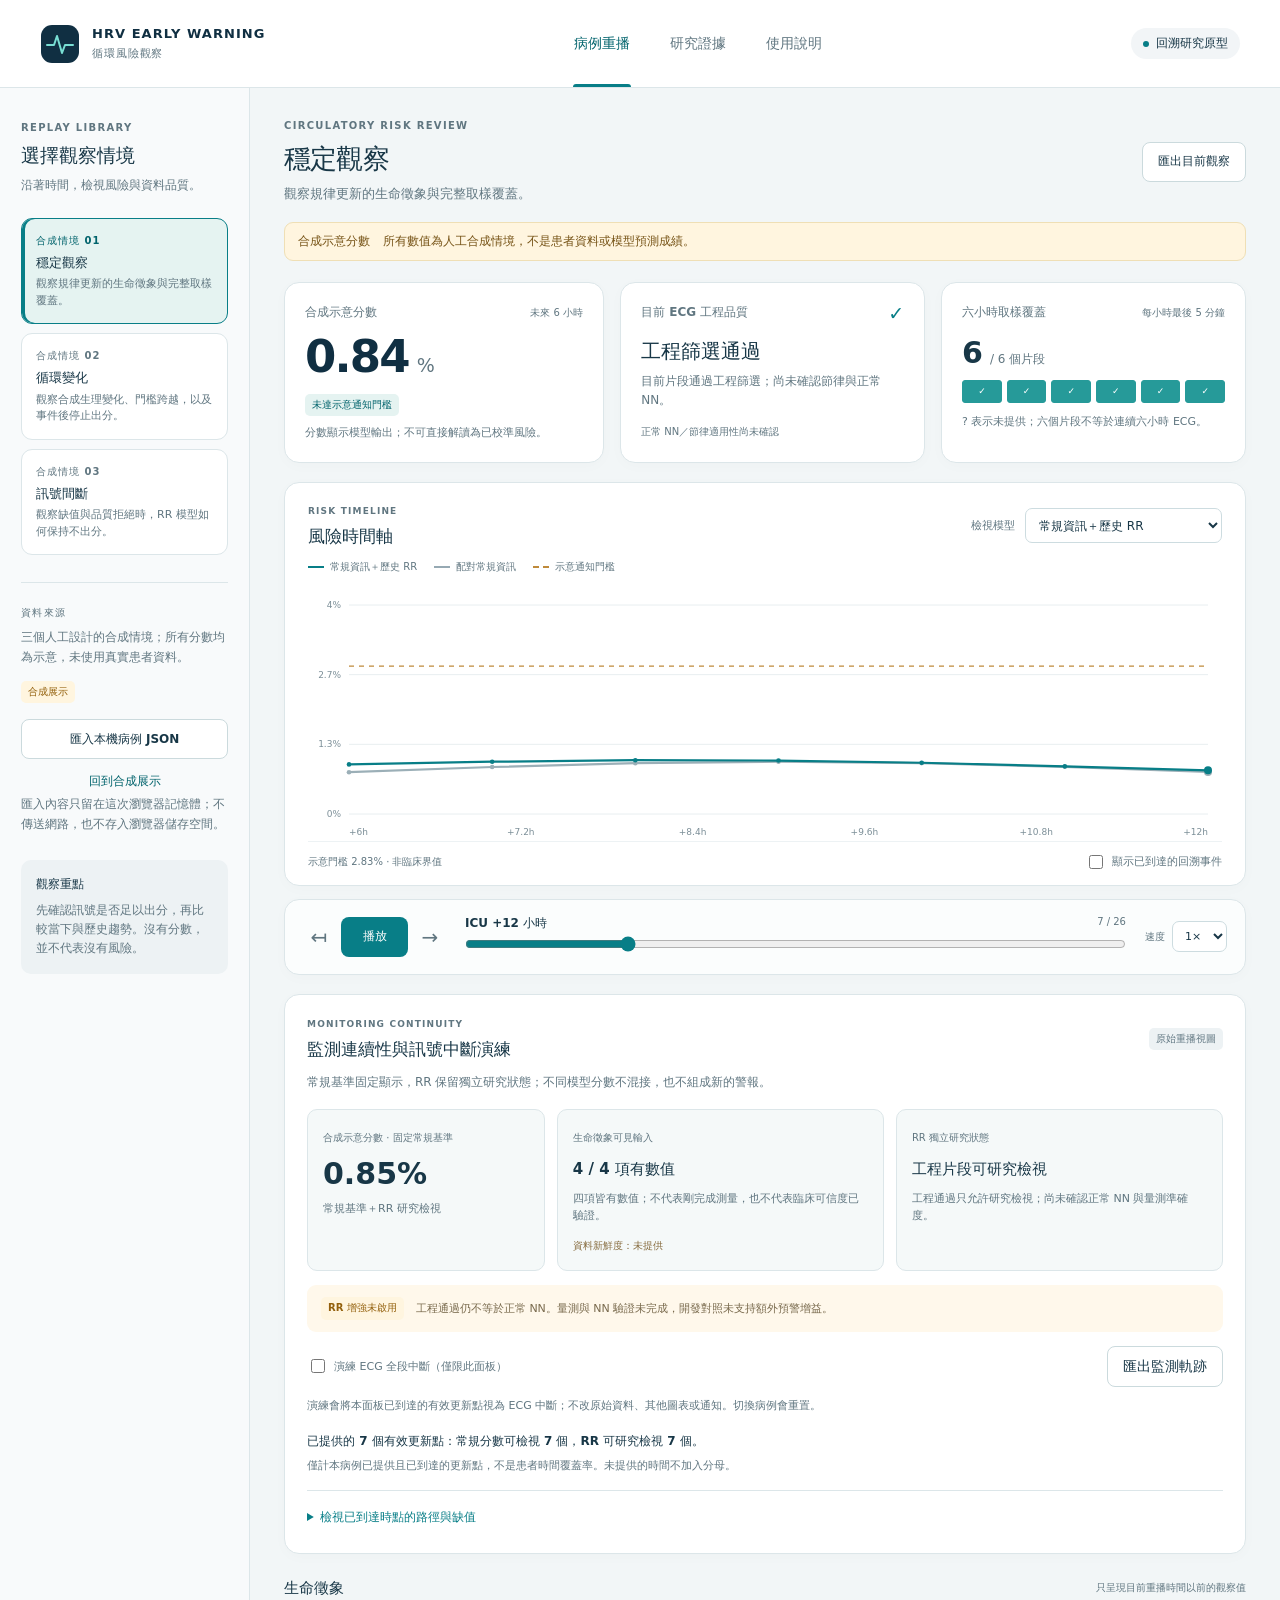
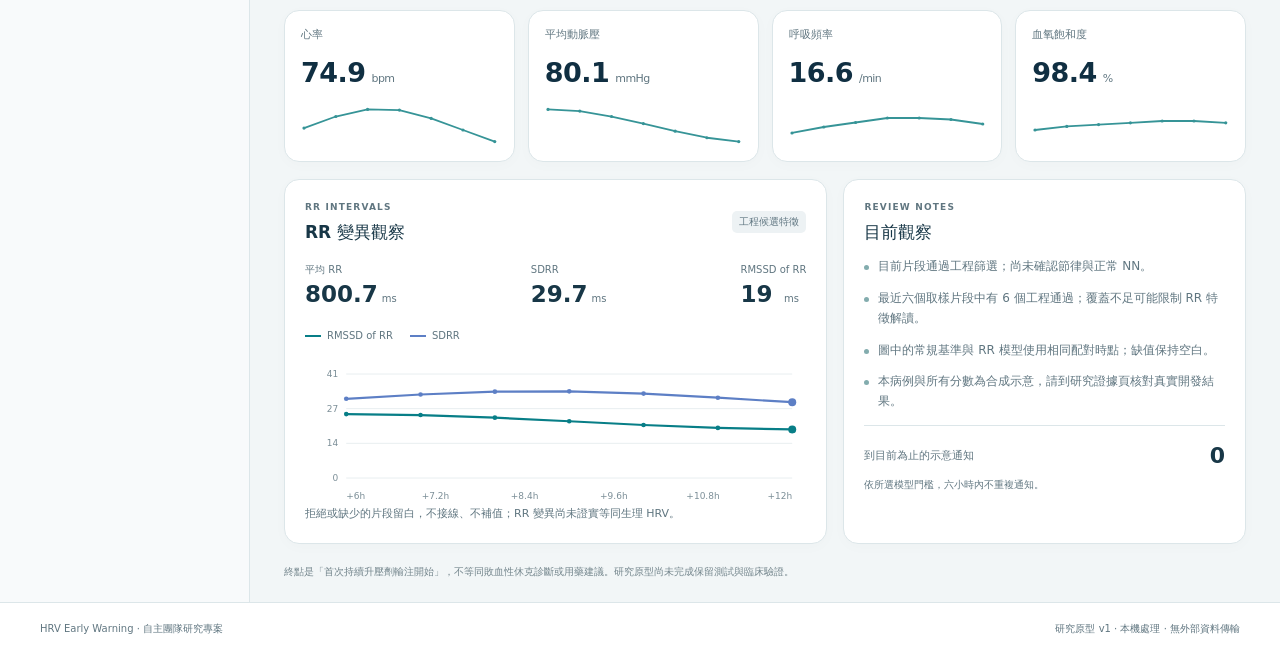
<file: web/index.html>
<!doctype html>
<html lang="zh-Hant">
<head>
  <meta charset="utf-8">
  <meta name="viewport" content="width=device-width, initial-scale=1">
  <meta name="description" content="循環風險與訊號品質的回溯研究原型：病例重播、資料覆蓋與完整研究證據。">
  <meta name="referrer" content="no-referrer">
  <meta http-equiv="Content-Security-Policy" content="default-src 'self'; script-src 'self'; style-src 'self'; img-src 'self' data:; connect-src 'none'; object-src 'none'; base-uri 'none'; form-action 'none'">
  <title>HRV Early Warning · 循環風險觀察</title>
  <link rel="stylesheet" href="styles.css">
  <script src="demo-data.js" defer></script>
  <script src="app.js" defer></script>
</head>
<body>
  <a class="skip-link" href="#main-content">跳至主要內容</a>
  <header class="app-header">
    <a class="brand" href="#replay" aria-label="HRV Early Warning 首頁">
      <svg class="brand-mark" viewBox="0 0 40 40" aria-hidden="true"><rect x="1" y="1" width="38" height="38" rx="11"></rect><path d="M7 21h7l3-9 5 17 3-8h8"></path></svg>
      <span><strong>HRV EARLY WARNING</strong><small>循環風險觀察</small></span>
    </a>
    <nav class="main-nav" aria-label="主要功能">
      <button type="button" class="nav-button active" data-view="replay" aria-current="page">病例重播</button>
      <button type="button" class="nav-button" data-view="evidence">研究證據</button>
      <button type="button" class="nav-button" data-view="guide">使用說明</button>
    </nav>
    <span class="research-label"><span class="status-dot"></span>回溯研究原型</span>
  </header>

  <main id="main-content">
    <div id="app-message" class="app-message" role="status" aria-live="polite" hidden></div>
    <section id="view-replay" class="view replay-layout" aria-label="病例重播">
      <aside class="sidebar">
        <div class="sidebar-heading"><span class="eyebrow">REPLAY LIBRARY</span><h1>選擇觀察情境</h1><p>沿著時間，檢視風險與資料品質。</p></div>
        <div id="case-list" class="case-list" aria-label="病例清單"></div>
        <div class="source-card">
          <span class="eyebrow">資料來源</span>
          <p id="source-description"></p>
          <span id="source-mode" class="pill amber">合成展示</span>
          <div class="source-actions">
            <label class="button secondary upload-button" for="import-file">匯入本機病例 JSON</label>
            <input id="import-file" class="visually-hidden" type="file" accept=".json,application/json">
            <button id="restore-demo" type="button" class="text-button">回到合成展示</button>
          </div>
          <p class="microcopy">匯入內容只留在這次瀏覽器記憶體；不傳送網路，也不存入瀏覽器儲存空間。</p>
          <p id="import-error" class="error-text" role="alert" hidden></p>
        </div>
        <div class="sidebar-note"><strong>觀察重點</strong><p>先確認訊號是否足以出分，再比較當下與歷史趨勢。沒有分數，並不代表沒有風險。</p></div>
      </aside>

      <div class="workspace">
        <div class="workspace-heading">
          <div><span class="eyebrow">CIRCULATORY RISK REVIEW</span><h2 id="case-title">循環風險觀察</h2><p id="case-description" class="subtitle"></p></div>
          <button id="export-summary" type="button" class="button secondary">匯出目前觀察</button>
        </div>
        <div id="mode-notice" class="mode-notice"><strong id="score-kind">合成示意分數</strong><span id="mode-explanation">這是介面情境展示，不是患者資料或模型預測成績。</span></div>

        <div class="overview-grid">
          <article class="card score-card">
            <div class="card-label"><span id="score-label">合成示意分數</span><span class="tiny-label">未來 6 小時</span></div>
            <div class="score-line"><strong id="risk-value">—</strong><span id="risk-unit">%</span></div>
            <div id="risk-state" class="pill teal">等待重播</div>
            <p id="risk-context" class="microcopy"></p>
          </article>
          <article class="card quality-card">
            <div class="card-label"><span>目前 ECG 工程品質</span><span id="quality-symbol" class="quality-symbol" aria-hidden="true">○</span></div>
            <h3 id="quality-title">—</h3><p id="quality-detail"></p>
            <span class="tiny-label">正常 NN／節律適用性尚未確認</span>
          </article>
          <article class="card history-card">
            <div class="card-label"><span>六小時取樣覆蓋</span><span class="tiny-label">每小時最後 5 分鐘</span></div>
            <div class="coverage-number"><strong id="coverage-count">—</strong><span>/ 6 個片段</span></div>
            <div id="coverage-blocks" class="coverage-blocks" aria-label="最近六個逐小時片段品質"></div>
            <p id="coverage-note" class="microcopy">六個片段不等於連續六小時 ECG。</p>
          </article>
        </div>

        <article class="card risk-chart-card">
          <div class="panel-header"><div><span class="eyebrow">RISK TIMELINE</span><h3>風險時間軸</h3></div><label class="model-select-label">檢視模型<select id="model-select"><option value="paired_history_rr">常規資訊＋歷史 RR</option><option value="paired_vitals">配對常規資訊</option><option value="paired_current_rr">常規資訊＋當下 RR</option><option value="paired_history_trend_rr">常規資訊＋歷史 RR＋斜率</option><option value="vitals_all">全風險集合常規基準</option></select></label></div>
          <div class="chart-legend"><span><i class="legend-line teal-line"></i><span id="selected-model-legend">所選模型</span></span><span id="baseline-legend"><i class="legend-line gray-line"></i>配對常規資訊</span><span><i class="legend-line threshold-line"></i><span id="threshold-label">示意通知門檻</span></span></div>
          <div id="risk-chart" class="chart-host" aria-label="風險分數時間軸"></div>
          <div class="chart-footer"><p id="threshold-note"></p><label class="checkbox-label"><input id="show-event" type="checkbox">顯示已到達的回溯事件</label></div>
          <div id="outcome-note" class="outcome-note" hidden></div>
        </article>

        <div class="replay-controls card">
          <div class="transport"><button id="rewind" class="icon-button" type="button" aria-label="回到重播起點" title="回到起點">↤</button><button id="play-pause" class="button primary" type="button" aria-pressed="false">播放</button><button id="step" class="icon-button" type="button" aria-label="前進一個資料時點" title="前進一步">→</button></div>
          <div class="timeline-control"><div class="time-labels"><span id="current-time">ICU +— 小時</span><span id="replay-position"></span></div><label class="visually-hidden" for="timeline">目前重播資料時點</label><input id="timeline" type="range" min="0" max="1" value="0" step="1"></div>
          <label class="speed-control">速度<select id="playback-speed"><option value="1600">1×</option><option value="800">2×</option><option value="400">4×</option></select></label>
        </div>

        <article class="card monitoring-card" aria-labelledby="monitor-title">
          <div class="panel-header"><div><span class="eyebrow">MONITORING CONTINUITY</span><h3 id="monitor-title">監測連續性與訊號中斷演練</h3></div><span id="monitor-view" class="pill neutral">原始重播視圖</span></div>
          <p class="monitor-intro">常規基準固定顯示，RR 保留獨立研究狀態；不同模型分數不混接，也不組成新的警報。</p>
          <div class="monitor-grid">
            <section class="monitor-box"><span id="monitor-score-kind" class="tiny-label">固定常規基準</span><strong id="monitor-baseline-score" class="monitor-number">—</strong><p id="monitor-path"></p></section>
            <section class="monitor-box"><span class="tiny-label">生命徵象可見輸入</span><strong id="monitor-input-count">—</strong><p id="monitor-input-detail"></p><span class="monitor-freshness">資料新鮮度：未提供</span></section>
            <section class="monitor-box"><span class="tiny-label">RR 獨立研究狀態</span><strong id="monitor-rr-state">—</strong><p id="monitor-rr-reason"></p></section>
          </div>
          <div class="monitor-gate"><span class="pill amber">RR 增強未啟用</span><p>工程通過仍不等於正常 NN。量測與 NN 驗證未完成，開發對照未支持額外預警增益。</p></div>
          <div class="monitor-actions"><label class="checkbox-label"><input id="simulate-ecg" type="checkbox">演練 ECG 全段中斷（僅限此面板）</label><button id="export-monitoring" type="button" class="button secondary">匯出監測軌跡</button></div>
          <p id="monitor-simulation-note" class="microcopy"></p>
          <p id="monitor-coverage" class="monitor-coverage"></p><p id="monitor-gap-note" class="microcopy"></p>
          <details class="monitor-details"><summary>檢視已到達時點的路徑與缺值</summary><p id="monitor-trace-note" class="microcopy"></p><div class="table-scroll"><table class="monitor-table"><caption class="visually-hidden">目前以前的監測路徑，只計已提供資料，不補時間缺口</caption><thead><tr><th scope="col">時點</th><th scope="col">常規基準路徑</th><th scope="col">RR 研究狀態</th><th scope="col">可見輸入</th></tr></thead><tbody id="monitor-trace-body"></tbody></table></div></details>
        </article>

        <div class="section-heading"><h3>生命徵象</h3><span>只呈現目前重播時間以前的觀察值</span></div>
        <div id="vital-grid" class="vital-grid"></div>
        <div class="lower-grid">
          <article class="card rr-card"><div class="panel-header"><div><span class="eyebrow">RR INTERVALS</span><h3>RR 變異觀察</h3></div><span class="pill neutral">工程候選特徵</span></div><div class="rr-values"><div><span>平均 RR</span><strong id="mean-rr">—</strong><small>ms</small></div><div><span>SDRR</span><strong id="sdrr">—</strong><small>ms</small></div><div><span>RMSSD of RR</span><strong id="rmssd">—</strong><small>ms</small></div></div><div class="chart-legend"><span><i class="legend-line teal-line"></i>RMSSD of RR</span><span><i class="legend-line blue-line"></i>SDRR</span></div><div id="rr-chart" class="chart-host small-chart"></div><p class="microcopy">拒絕或缺少的片段留白，不接線、不補值；RR 變異尚未證實等同生理 HRV。</p></article>
          <article class="card observations-card"><div class="panel-header"><div><span class="eyebrow">REVIEW NOTES</span><h3>目前觀察</h3></div></div><ul id="observation-list" class="observation-list"></ul><div class="notification-summary"><span id="notification-label">到目前為止的示意通知</span><strong id="notification-count">0</strong><small>依所選模型門檻，六小時內不重複通知。</small></div></article>
        </div>
        <p class="workspace-disclaimer">終點是「首次持續升壓劑輸注開始」，不等同敗血性休克診斷或用藥建議。研究原型尚未完成保留測試與臨床驗證。</p>
      </div>
    </section>

    <section id="view-evidence" class="view document-view" aria-labelledby="evidence-title" hidden>
      <div class="document-heading"><span class="eyebrow">EVIDENCE, NOT ASSUMPTIONS</span><h1 id="evidence-title">完整呈現研究結果</h1><p>以下來自真實 MIMIC-III 開發驗證，與合成病例展示分開呈現。</p></div>
      <div class="evidence-callout"><span class="pill amber">第一版結果</span><h2>尚無清楚證據支持歷史 RR 或趨勢增益</h2><p>加入當下 RR 的 AUPRC 反而下降。搏動定位仍有已知缺口；工程品質通過不代表正常 NN-HRV。保留測試模型評估尚未進行。</p></div>
      <div class="evidence-stat-grid"><article class="card"><strong>340,354</strong><span>已完成 ECG 片段</span></article><article class="card"><strong>142,489</strong><span>工程篩選通過 · 41.86%</span></article><article class="card"><strong>244 / 1,529</strong><span>至少一個可評分時點的事件</span></article><article class="card"><strong>11.62%</strong><span>配對驗證觀察時間覆蓋</span></article></div>
      <article class="card evidence-table-card"><div class="panel-header"><div><span class="eyebrow">PAIRED DEVELOPMENT VALIDATION · V1</span><h2>先前分析：相同時窗上的比較</h2><p>630 位患者 · 16,275 個非截尾時窗 · 41 個事件</p></div></div><div class="table-scroll"><table><caption class="visually-hidden">配對開發驗證模型結果與 AUPRC 差值區間</caption><thead><tr><th scope="col">模型</th><th scope="col">AUROC</th><th scope="col">AUPRC</th><th scope="col">ΔAUPRC [95% 區間]</th></tr></thead><tbody><tr><th scope="row">常規資訊</th><td>0.59772</td><td>0.02419</td><td>比較基準</td></tr><tr><th scope="row">＋當下 RR</th><td>0.60074</td><td>0.01969</td><td>−0.00449 [−0.01190, −0.00071]</td></tr><tr><th scope="row">＋歷史 RR</th><td>0.60297</td><td>0.02698</td><td>0.00279 [−0.00612, 0.02035]</td></tr><tr><th scope="row">＋歷史 RR 與斜率</th><td>0.59553</td><td>0.02084</td><td>−0.00335 [−0.01183, 0.00546]</td></tr></tbody></table></div><p class="microcopy table-note">差值為加入 RR 減常規模型；200 次共同患者 bootstrap、固定預測、不重訓，未校正三組多重比較。不同模型的實際誤報負擔不同。全族群生命徵象模型的評估族群不同，不直接相減比較。</p></article>
      <article id="controls-evidence" class="card evidence-table-card controls-evidence"><div class="panel-header"><div><span class="eyebrow">EXPLORATORY FOLLOW-UP</span><h2>控制平均速率後的結果</h2><p>同樣 630 位患者 · 16,275 個非截尾時窗 · 41 個事件</p></div></div><div class="table-scroll"><table><caption class="visually-hidden">五組相互包含的控制模型，完整呈現 AUPRC</caption><thead><tr><th scope="col">逐步增加的資訊</th><th scope="col">AUPRC</th></tr></thead><tbody><tr><th scope="row">常規資訊</th><td>0.02419</td></tr><tr><th scope="row">＋RR 可用性</th><td>0.02617</td></tr><tr><th scope="row">＋同源平均速率歷史</th><td>0.03046</td></tr><tr><th scope="row">＋RR 變異歷史</th><td>0.02757</td></tr><tr><th scope="row">＋RR 變異斜率</th><td>0.02729</td></tr></tbody></table></div><p class="controls-conclusion">主要比較：加入 RR 變異的 ΔAUPRC 為 <strong>−0.00289</strong>，95% 區間 [−0.01540, 0.01764]；仍無明確增益證據。</p><p class="microcopy">200 次共同患者 bootstrap、固定預測、不重訓，未校正多重比較，保留測試未評估。這是看過 v1 結果後的探索性對照；0.03046 不是已選定或獨立驗證的最佳模型，也未證明相同誤報負擔下的效益。此處結果未替換病例中的 v1 分數。</p><a href="https://github.com/zxc29051617/Biomedical-Innovation-2026_HRV-EarlyWarning/blob/main/docs/incremental_value_review.md" target="_blank" rel="noopener noreferrer">控制模型規格與完整結果 ↗</a></article>
      <div class="evidence-columns"><article class="card"><h3>可重跑的研究基礎</h3><ul class="plain-list"><li>患者隔離，訓練患者擬合補值與標準化。</li><li>保留完整逐小時風險集合與自然事件比例。</li><li>品質拒絕、截尾及未評分時間保留於報告。</li><li>五組模型、所有配對差值完整呈現。</li></ul></article><article class="card"><h3>下一個驗證關卡</h3><ul class="plain-list"><li>獨立標註 ECG 的搏動定位與 RR 誤差。</li><li>真實 ICU 品質規則的誤拒與漏拒。</li><li>正常心律與 NN 間期適用性。</li><li>相同 ECG 心率／歷史對照與固定誤報比較。</li></ul></article></div>
      <div class="document-links"><a href="https://github.com/zxc29051617/Biomedical-Innovation-2026_HRV-EarlyWarning/blob/main/docs/m2_signal_model_results.md" target="_blank" rel="noopener noreferrer">完整研究結果 ↗</a><a href="https://github.com/zxc29051617/Biomedical-Innovation-2026_HRV-EarlyWarning/blob/main/docs/protocol.md" target="_blank" rel="noopener noreferrer">研究規格與時間界線 ↗</a></div>
    </section>

    <section id="view-guide" class="view document-view" aria-labelledby="guide-title" hidden>
      <div class="document-heading"><span class="eyebrow">A REPLAY YOU CAN INSPECT</span><h1 id="guide-title">從一個時點開始觀察</h1><p>這個原型讓團隊檢視模型分數、生理趨勢與資料品質如何隨時間變化。</p></div>
      <div class="guide-steps"><article class="card"><span class="step-number">01</span><h2>選擇情境</h2><p>三個合成病例展示穩定、循環變化與訊號間斷。分數由情境產生，不是訓練模型的效能證據。</p></article><article class="card"><span class="step-number">02</span><h2>逐步重播</h2><p>使用播放、前進或滑桿切換時點。圖表不顯示未來資料，沒有觀察的時間保持空白。</p></article><article class="card"><span class="step-number">03</span><h2>先看品質</h2><p>RR 品質不合格時不顯示 RR 模型分數。工程通過仍需要另外確認心律與定位準確度。</p></article><article class="card"><span class="step-number">04</span><h2>核對證據</h2><p>在研究證據頁看完整開發結果、覆蓋率與不確定性；匯出摘要保留目前時點與來源標示。</p></article></div>
      <article class="card guide-import"><h2>使用自己的本地研究病例</h2><p>匯入符合 <code>hrv-replay-v1</code> 的 JSON。頁面只接受指定欄位與有限數值，並檢查時間排序、品質與分數是否一致；資料只在瀏覽器記憶體中使用。</p><p>真實研究模式顯示匯出程式提供的已儲存模型分數；此頁本身不訓練模型、不重新計算 ECG，也不會上傳你的檔案。關閉頁面後，匯入資料不會保留。</p><p>真實患者層級檔案應留在本機。分享研究成果時，使用彙總報告與合成展示。</p></article>
      <article class="card guide-import"><h2>演練訊號中斷並檢查決策軌跡</h2><p>監測連續性面板固定檢視全風險集合常規基準，分開列出 RR 工程狀態、四項生命徵象缺值與尚未通過的 RR 增強證據。它不融合模型、不重算風險，也不產生新警報。</p><p>合成情境可勾選 ECG 中斷演練，觀察 RR 暫停時常規基準仍保留。演練只影響此面板，既有曲線與通知不變；切換病例或載入新資料會重置，本機研究病例無法啟用。匯出的軌跡包含已到達時點與演練標記，真實病例匯出仍應留在本機。</p><p>可見生命徵象是提供的特徵值，不代表即時測量。這個檔案格式沒有測量時間或新鮮度資訊；有模型分數也可能依賴補值。更新點比例不能當成連續患者時間覆蓋率。</p></article>
      <article class="card"><h2>分數與通知的意思</h2><p>模型研究目標為未來六小時首次開始持續至少六十分鐘的指定升壓劑輸注。門檻採各模型訓練陰性分數第 99 百分位；越過門檻後六小時內不重複計數。這項規則尚未完成臨床工作負擔驗證，分數不能直接解讀為已校準的個人風險或診斷。</p><p>病例中的缺值保留空白。當下沒有可用分數不等於沒有風險，品質通過也不代表已排除 AF、pacing 或異位心搏。</p></article>
      <button type="button" class="button primary" data-view="replay">開始病例重播</button>
    </section>
  </main>
  <footer class="app-footer"><span>HRV Early Warning · 自主團隊研究專案</span><span>研究原型 v1 · 本機處理 · 無外部資料傳輸</span></footer>
  <noscript><div class="noscript">此重播介面需要啟用 JavaScript。研究結果仍可從專案文件閱讀。</div></noscript>
</body>
</html>
</file>
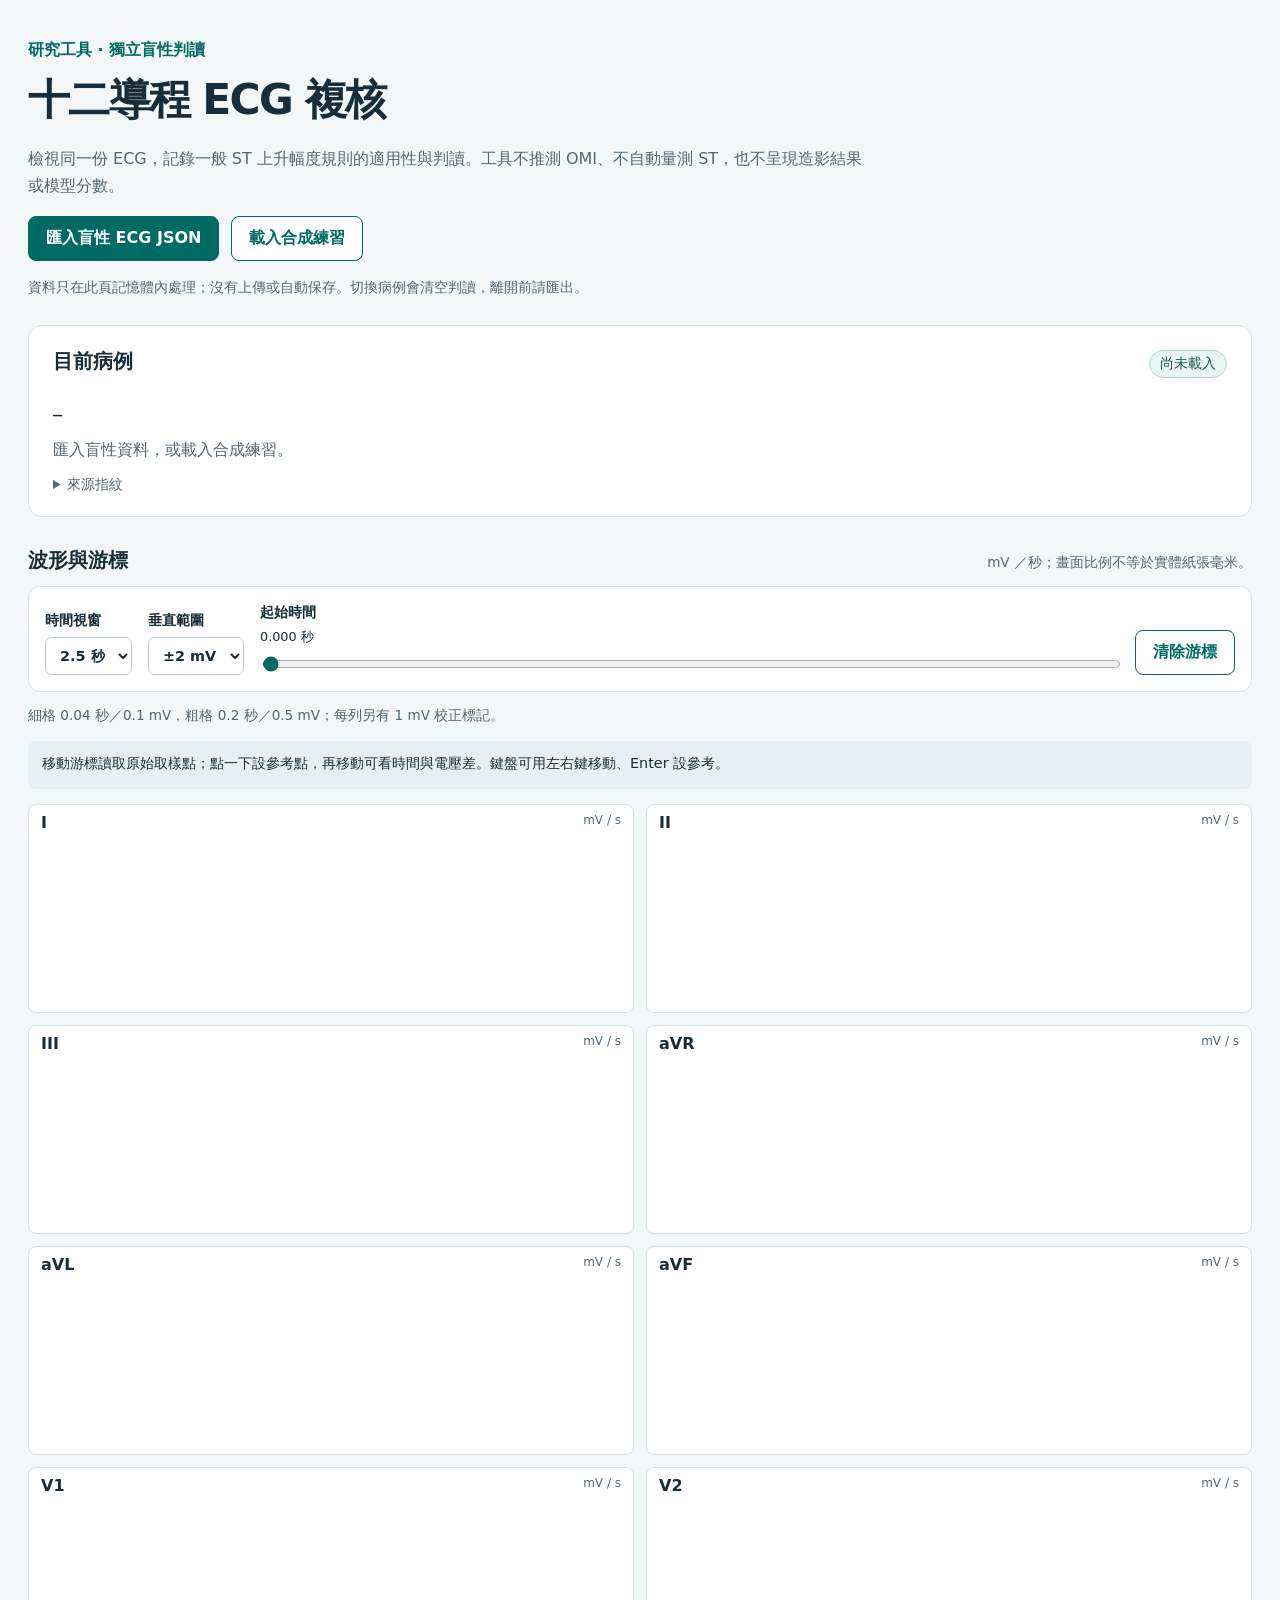
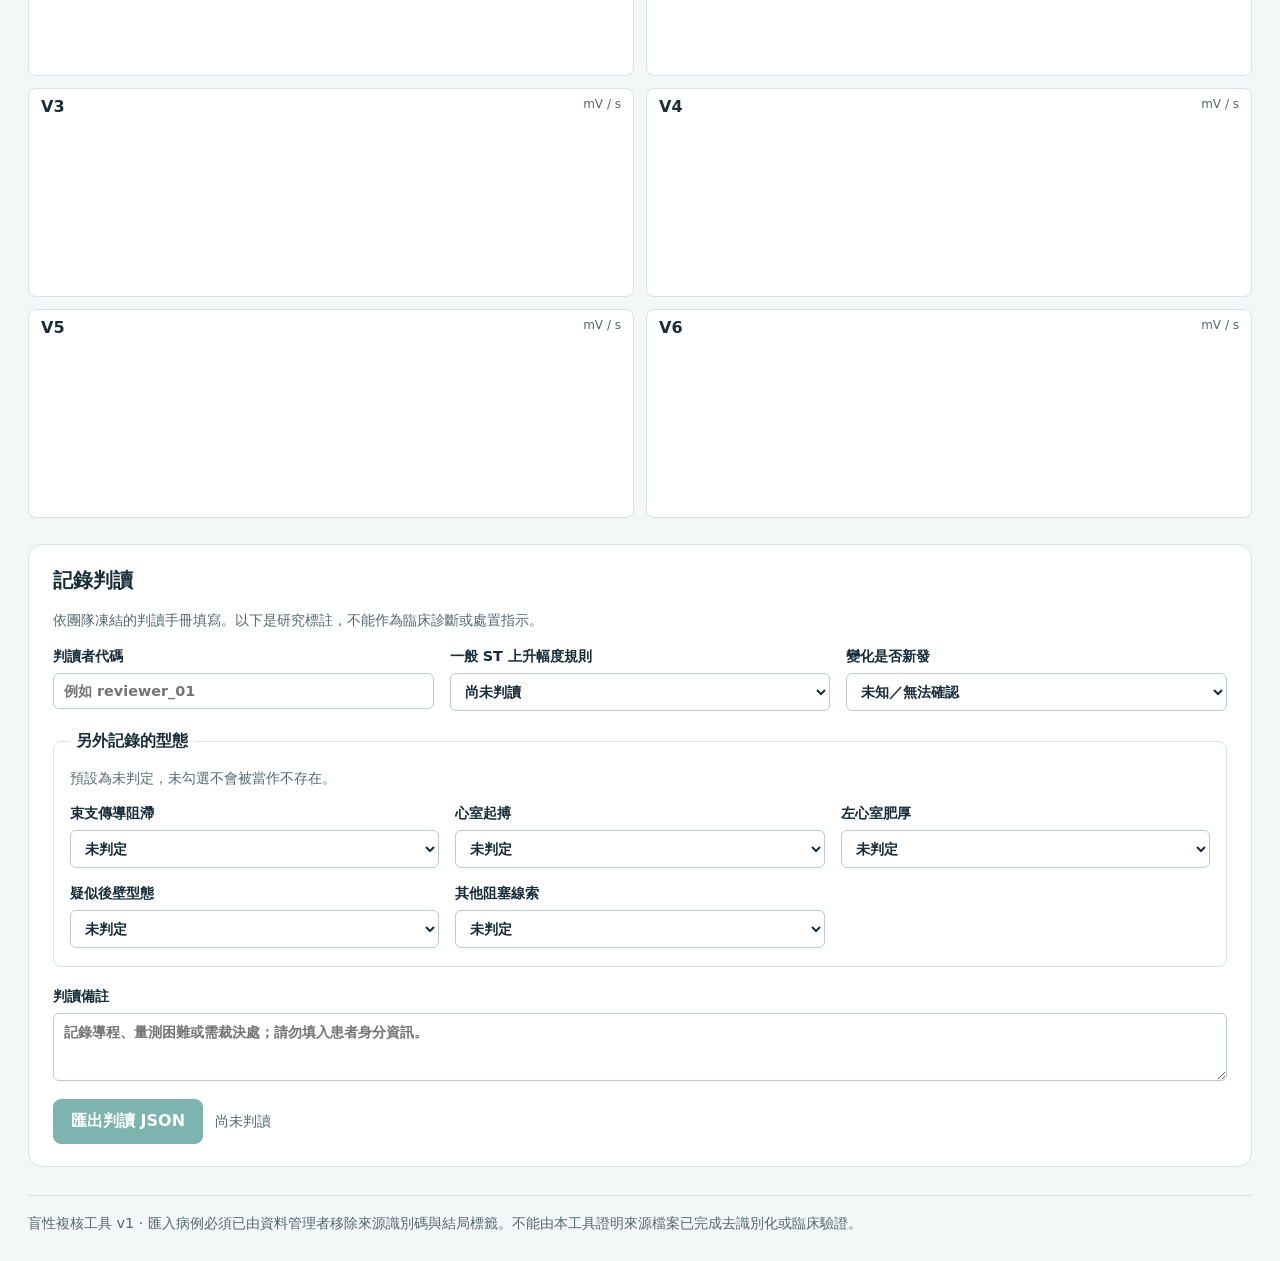
<file: web/cath-review/index.html>
<!doctype html>
<html lang="zh-Hant">
<head>
  <meta charset="utf-8">
  <meta name="viewport" content="width=device-width,initial-scale=1">
  <meta http-equiv="Content-Security-Policy" content="default-src 'none'; script-src 'self'; style-src 'self'; img-src 'self' data:; connect-src 'none'; object-src 'none'; base-uri 'none'; form-action 'none'">
  <title>十二導程 ECG 盲性複核</title>
  <link rel="stylesheet" href="styles.css">
  <script src="core.js" defer></script>
  <script src="app.js" defer></script>
</head>
<body>
<main>
  <header>
    <p class="eyebrow">研究工具 · 獨立盲性判讀</p>
    <h1>十二導程 ECG 複核</h1>
    <p class="intro">檢視同一份 ECG，記錄一般 ST 上升幅度規則的適用性與判讀。工具不推測 OMI、不自動量測 ST，也不呈現造影結果或模型分數。</p>
    <div class="actions">
      <button id="open-file" type="button">匯入盲性 ECG JSON</button>
      <input id="import-file" type="file" accept=".json,application/json" hidden>
      <button id="load-demo" type="button" class="secondary">載入合成練習</button>
    </div>
    <p class="privacy">資料只在此頁記憶體內處理；沒有上傳或自動保存。切換病例會清空判讀，離開前請匯出。</p>
    <p id="import-error" role="alert" hidden></p>
  </header>

  <section class="case-card" aria-labelledby="case-heading">
    <div class="case-top"><h2 id="case-heading">目前病例</h2><span id="source-kind" class="badge">尚未載入</span></div>
    <p id="case-id">—</p>
    <p id="case-meta">匯入盲性資料，或載入合成練習。</p>
    <p id="representation-note"></p>
    <details><summary>來源指紋</summary><p id="fingerprint" class="mono">—</p><p id="waveform-hash" class="mono">—</p></details>
  </section>

  <section class="trace-section" aria-labelledby="trace-heading">
    <div class="section-heading"><h2 id="trace-heading">波形與游標</h2><p>mV ／秒；畫面比例不等於實體紙張毫米。</p></div>
    <div class="controls">
      <label>時間視窗<select id="window-seconds"><option value="2.5">2.5 秒</option><option value="5">5 秒</option><option value="10">10 秒</option></select></label>
      <label>垂直範圍<select id="amplitude-range"><option value="1">±1 mV</option><option value="2" selected>±2 mV</option><option value="5">±5 mV</option></select></label>
      <label class="position">起始時間 <output id="start-value">0.000 秒</output><input id="start-time" type="range" min="0" max="0" value="0" step="0.002"></label>
      <button id="clear-cursor" type="button" class="secondary">清除游標</button>
    </div>
    <p id="grid-note">細格 0.04 秒／0.1 mV，粗格 0.2 秒／0.5 mV；每列另有 1 mV 校正標記。</p>
    <p id="cursor-readout" class="readout" aria-live="polite">移動游標讀取原始取樣點；點一下設參考點，再移動可看時間與電壓差。鍵盤可用左右鍵移動、Enter 設參考。</p>
    <p id="clipping-note" role="status" hidden></p>
    <div id="lead-grid" aria-label="十二導程波形"></div>
  </section>

  <section class="review-card" aria-labelledby="review-heading">
    <h2 id="review-heading">記錄判讀</h2>
    <p>依團隊凍結的判讀手冊填寫。以下是研究標註，不能作為臨床診斷或處置指示。</p>
    <form id="review-form">
      <div class="form-grid">
        <label>判讀者代碼<input id="reviewer-id" required maxlength="40" autocomplete="off" placeholder="例如 reviewer_01" pattern="[A-Za-z0-9_-]{1,40}"></label>
        <label>一般 ST 上升幅度規則<select id="amplitude-status" required><option value="">尚未判讀</option><option value="applicable_positive">適用且可量測，達門檻</option><option value="applicable_negative">適用且可量測，未達門檻</option><option value="alternative_criteria">需另外規則判讀</option><option value="indeterminate">無法判定</option></select></label>
        <label>變化是否新發<select id="newness"><option value="unknown">未知／無法確認</option><option value="new">已確認新發</option><option value="presumed_new">推定新發</option><option value="old">已知舊有變化</option></select></label>
      </div>
      <fieldset><legend>另外記錄的型態</legend><p>預設為未判定，未勾選不會被當作不存在。</p><div id="findings" class="form-grid"></div></fieldset>
      <label>判讀備註<textarea id="notes" rows="3" maxlength="2000" placeholder="記錄導程、量測困難或需裁決處；請勿填入患者身分資訊。"></textarea></label>
      <p id="annotation-error" role="alert" hidden></p>
      <div class="actions"><button id="export-annotation" type="submit" disabled>匯出判讀 JSON</button><span id="export-status" role="status">尚未判讀</span></div>
    </form>
  </section>
  <footer>盲性複核工具 v1 · 匯入病例必須已由資料管理者移除來源識別碼與結局標籤。不能由本工具證明來源檔案已完成去識別化或臨床驗證。</footer>
</main>
</body>
</html>
</file>
<file: web/styles.css>
:root{--navy:#102f42;--ink:#183747;--muted:#607680;--teal:#087e87;--teal-dark:#00636c;--teal-soft:#e5f3f1;--blue:#5d7fc5;--line:#dce6e9;--paper:#fff;--canvas:#f2f6f7;--amber:#93600c;--amber-soft:#fff5df;--danger:#a74942;--danger-soft:#fff0ed;--radius:15px;--shadow:0 3px 15px #102f4205;font-family:Inter,"Noto Sans TC","PingFang TC","Microsoft JhengHei",system-ui,sans-serif;color:var(--ink);background:var(--canvas);font-synthesis:none}
*{box-sizing:border-box}body{margin:0;font-size:14px;line-height:1.6}button,input,select{font:inherit}button,a,input,select{touch-action:manipulation}button{cursor:pointer}button:disabled{cursor:not-allowed;opacity:.45}button:focus-visible,a:focus-visible,input:focus-visible,select:focus-visible,.upload-button:has(+input:focus-visible){outline:3px solid #69b8c3;outline-offset:4px}a{color:var(--teal-dark);text-underline-offset:4px}h1,h2,h3,p{margin-top:0}h1,h2,h3{line-height:1.35}h1{font-size:30px}h2{font-size:25px}h3{font-size:17px}p{margin-bottom:12px}strong{font-weight:650}[hidden]{display:none!important}.visually-hidden{position:absolute;width:1px;height:1px;padding:0;margin:-1px;overflow:hidden;clip:rect(0,0,0,0);white-space:nowrap;border:0}.skip-link{position:fixed;top:-80px;left:15px;z-index:100;background:white;padding:14px}.skip-link:focus{top:12px}.app-header{min-height:88px;display:flex;align-items:center;justify-content:space-between;gap:24px;background:var(--paper);border-bottom:1px solid var(--line);padding:0 40px}.brand{display:flex;gap:12px;align-items:center;color:var(--navy);text-decoration:none}.brand-mark{width:40px;height:40px;flex:none}.brand-mark rect{fill:var(--navy)}.brand-mark path{stroke:#78ded3;stroke-width:2;fill:none;stroke-linejoin:round;stroke-linecap:round}.brand strong{font-size:13px;letter-spacing:.08em;display:block}.brand small{display:block;font-size:11px;letter-spacing:.08em;color:var(--muted)}.main-nav{display:flex;gap:6px;align-self:stretch;align-items:stretch}.nav-button{border:0;background:transparent;color:var(--muted);padding:0 17px;position:relative;font-weight:600}.nav-button:hover{color:var(--teal)}.nav-button.active{color:var(--teal-dark)}.nav-button.active:after{content:"";position:absolute;bottom:0;left:16px;right:16px;height:3px;background:var(--teal);border-radius:3px 3px 0 0}.research-label{font-size:12px;background:#f2f5f7;padding:6px 12px;border-radius:20px;display:flex;align-items:center;gap:7px;white-space:nowrap}.status-dot{width:6px;height:6px;border-radius:50%;background:var(--teal)}.replay-layout{display:grid;grid-template-columns:250px minmax(0,1fr);max-width:1600px;margin:auto;min-height:85vh}.sidebar{padding:32px 21px 24px;border-right:1px solid var(--line);background:#f8fafb}.eyebrow{color:var(--muted);font-size:10px;letter-spacing:.13em;font-weight:700;display:block;margin-bottom:7px}.sidebar h1{font-size:19px;margin-bottom:7px}.sidebar-heading p{font-size:12px;color:var(--muted);margin-bottom:23px}.case-list{display:grid;gap:9px}.case-button{padding:14px;text-align:left;background:white;border:1px solid var(--line);border-radius:11px;color:var(--ink);display:grid;gap:4px;position:relative}.case-button strong{font-size:13px;line-height:1.5}.case-button small{font-size:11px;color:var(--muted);line-height:1.5}.case-button .case-index{font-size:10px;font-weight:700;color:var(--muted);letter-spacing:.1em}.case-button:hover{border-color:#a1c6c8}.case-button.active{border-color:var(--teal);background:var(--teal-soft);box-shadow:inset 3px 0 var(--teal)}.case-button.active .case-index{color:var(--teal-dark)}.source-card{border-top:1px solid var(--line);margin-top:27px;padding-top:22px}.source-card>p{font-size:12px;color:var(--muted);overflow-wrap:anywhere}.source-actions{display:grid;gap:9px;margin-top:16px}.button{display:inline-flex;align-items:center;justify-content:center;border-radius:8px;border:1px solid transparent;font-weight:600;padding:10px 15px;line-height:1.4;text-decoration:none;min-height:40px;transition:background .15s}.button.primary{background:var(--teal);color:white}.button.primary:hover{background:var(--teal-dark)}.button.secondary{background:white;color:var(--ink);border-color:#cbdadd}.button.secondary:hover{background:#f4f9f9;border-color:#9abfc1}.upload-button{font-size:12px;cursor:pointer}.text-button{border:0;background:transparent;color:var(--teal-dark);font-size:12px;padding:4px}.sidebar-note{margin-top:26px;font-size:12px;padding:15px;border-radius:10px;background:#edf2f4}.sidebar-note strong{font-size:12px}.sidebar-note p{margin:7px 0 0;color:var(--muted)}.workspace{padding:30px 34px 22px;min-width:0}.workspace-heading{display:flex;justify-content:space-between;align-items:center;gap:18px;margin-bottom:17px}.workspace-heading h2{margin-bottom:7px;font-size:27px;letter-spacing:-.03em}.workspace-heading .button{white-space:nowrap;font-size:12px}.subtitle{color:var(--muted);font-size:13px;margin:0;overflow-wrap:anywhere}.mode-notice{background:var(--amber-soft);color:#765316;border:1px solid #efdfb5;border-radius:9px;padding:9px 13px;font-size:12px;display:flex;gap:13px;align-items:center;margin-bottom:21px}.mode-notice.local-mode{background:#eef4fc;border-color:#d7e3f3;color:#3e5876}.mode-notice strong{white-space:nowrap}.overview-grid{display:grid;grid-template-columns:1.05fr 1fr 1fr;gap:16px;margin-bottom:19px}.card{background:var(--paper);border:1px solid var(--line);border-radius:var(--radius);padding:20px;box-shadow:var(--shadow);min-width:0}.card-label{display:flex;align-items:center;justify-content:space-between;gap:10px;font-size:12px;color:var(--muted);font-weight:600}.tiny-label{font-size:10px;font-weight:400;color:var(--muted)}.score-line{display:flex;align-items:baseline;gap:8px;margin:7px 0 8px;color:var(--navy)}.score-line strong{font-size:45px;line-height:1.2;font-weight:650;font-variant-numeric:tabular-nums;letter-spacing:-.04em}.score-line span{font-size:19px;color:var(--muted)}.pill{border-radius:5px;font-size:10px;padding:4px 7px;font-weight:600;display:inline-block;line-height:1.45}.pill.teal{background:var(--teal-soft);color:var(--teal-dark)}.pill.amber{background:var(--amber-soft);color:var(--amber)}.pill.neutral{background:#edf2f4;color:#627883}.pill.danger{background:var(--danger-soft);color:var(--danger)}.microcopy{font-size:11px;color:var(--muted);line-height:1.6;margin-bottom:0}.score-card .microcopy{margin-top:8px}.quality-card h3{font-size:20px;margin:15px 0 7px}.quality-card p{font-size:12px;line-height:1.6;color:var(--muted);margin-bottom:9px}.quality-symbol{color:var(--teal);font-size:19px;line-height:1}.quality-symbol.bad{color:var(--amber)}.coverage-number{display:flex;align-items:baseline;gap:7px;margin:12px 0 9px}.coverage-number strong{font-size:30px;font-weight:650;line-height:1.2}.coverage-number span{font-size:12px;color:var(--muted)}.coverage-blocks{display:grid;grid-template-columns:repeat(6,1fr);gap:5px;margin-bottom:10px}.coverage-block{height:23px;border-radius:3px;background:#edf1f3;border:1px solid #e0e8eb;font-size:9px;text-align:center;line-height:21px;color:#788c95}.coverage-block.accepted{background:#269a99;border-color:#269a99;color:white}.coverage-block.rejected{background:#f5dfb2;border-color:#ead1a0;color:#875c17}.risk-chart-card{padding:21px 23px 13px}.panel-header{display:flex;align-items:center;justify-content:space-between;gap:16px;margin-bottom:11px}.panel-header h3,.panel-header h2{margin:0}.panel-header .eyebrow{font-size:9px}.model-select-label{font-size:11px;color:var(--muted);display:flex;gap:10px;align-items:center}.model-select-label select,select{border:1px solid #cddce0;border-radius:7px;padding:7px 25px 7px 9px;background:white;color:var(--ink);font-size:12px;max-width:100%;min-height:35px}.chart-legend{display:flex;flex-wrap:wrap;gap:17px;font-size:10px;color:var(--muted);margin:4px 0 11px}.chart-legend>span{display:flex;align-items:center;gap:6px}.legend-line{width:16px;height:0;border-top:2px solid;display:inline-block}.teal-line{color:var(--teal)}.gray-line{color:#96a9b3}.blue-line{color:var(--blue)}.threshold-line{color:#bf8a3b;border-top-style:dashed}.chart-host{width:100%;min-width:0}.chart-host svg{width:100%;height:255px;display:block;overflow:visible}.small-chart svg{height:150px}.chart-footer{display:flex;justify-content:space-between;gap:15px;align-items:center;border-top:1px solid #edf2f4;padding-top:10px}.chart-footer p{font-size:10px;color:var(--muted);margin:0}.checkbox-label{display:flex;align-items:center;gap:6px;font-size:11px;color:var(--muted);white-space:nowrap;cursor:pointer}.checkbox-label input{accent-color:var(--teal);width:14px;height:14px}.outcome-note{margin-top:10px;border-radius:6px;padding:8px 10px;background:#eff4f6;font-size:11px;color:var(--muted)}.replay-controls{margin-top:13px;padding:14px 18px;display:flex;align-items:center;gap:19px;background:#fbfdfd}.transport{display:flex;align-items:center;gap:6px}.transport .button{padding:8px 17px;font-size:12px;min-width:67px}.icon-button{height:35px;width:32px;font-size:20px;color:var(--muted);border:0;background:transparent;border-radius:6px}.icon-button:hover{background:#e8f2f2;color:var(--teal)}.timeline-control{flex:1;min-width:0}.time-labels{font-size:10px;display:flex;justify-content:space-between;color:var(--muted);margin-bottom:2px}.time-labels span:first-child{font-size:12px;font-weight:650;color:var(--ink)}input[type=range]{width:100%;accent-color:var(--teal);height:18px;cursor:pointer;margin:0}.speed-control{display:flex;align-items:center;gap:7px;font-size:10px;color:var(--muted)}.speed-control select{font-size:11px;min-height:31px;padding:4px 8px}.section-heading{display:flex;justify-content:space-between;align-items:center;gap:15px;margin:24px 0 12px}.section-heading h3{margin:0;font-size:15px}.section-heading span{font-size:10px;color:var(--muted)}.vital-grid{display:grid;grid-template-columns:repeat(4,minmax(0,1fr));gap:13px}.vital-card{padding:15px 16px 8px}.vital-label{display:flex;justify-content:space-between;color:var(--muted);font-size:11px}.vital-value{font-size:27px;font-weight:650;letter-spacing:-.02em;color:var(--navy);margin:7px 0 2px;display:flex;align-items:baseline;gap:6px;font-variant-numeric:tabular-nums}.vital-value small{font-size:11px;font-weight:400;color:var(--muted)}.vital-spark svg{width:100%;height:57px;display:block}.lower-grid{display:grid;grid-template-columns:minmax(0,1.35fr) minmax(0,1fr);gap:16px;margin-top:17px}.rr-values{display:flex;justify-content:space-between;gap:10px;margin:18px 0}.rr-values>div{display:grid;grid-template-columns:auto auto;column-gap:4px;align-items:baseline}.rr-values span{font-size:10px;color:var(--muted);grid-column:1/-1;margin-bottom:2px}.rr-values strong{font-size:23px;font-variant-numeric:tabular-nums;font-weight:650;line-height:1.3}.rr-values small{font-size:10px;color:var(--muted)}.observation-list{padding:0;margin:13px 0;list-style:none;display:grid;gap:12px}.observation-list li{font-size:12px;line-height:1.65;position:relative;padding-left:14px;color:var(--muted)}.observation-list li:before{content:"";position:absolute;left:0;top:8px;width:5px;height:5px;border-radius:50%;background:#83acae}.notification-summary{border-top:1px solid var(--line);padding-top:12px;display:grid;grid-template-columns:1fr auto;align-items:center;gap:4px;color:var(--muted);font-size:11px}.notification-summary strong{font-size:22px;color:var(--ink)}.notification-summary small{grid-column:1/-1;font-size:10px}.workspace-disclaimer{font-size:10px;color:#73858c;margin:20px 0 0;max-width:900px}.app-footer{padding:18px 40px;border-top:1px solid var(--line);background:white;color:var(--muted);font-size:10px;display:flex;justify-content:space-between;gap:15px}.app-message{padding:11px 20px;background:#e8f4f0;color:#256657;font-size:12px;border-bottom:1px solid #cfe4dc}.app-message.error{background:var(--danger-soft);color:var(--danger);border-color:#f0d9d6}.error-text{font-size:11px;color:var(--danger)!important;background:var(--danger-soft);padding:9px;border-radius:7px;margin-top:11px;overflow-wrap:anywhere}.document-view{max-width:1160px;margin:0 auto;padding:45px 30px 60px}.document-heading{max-width:800px;margin-bottom:29px}.document-heading h1{font-size:34px;letter-spacing:-.025em;margin:9px 0 12px}.document-heading p{color:var(--muted);font-size:14px}.evidence-callout{background:#fff9ed;border:1px solid #ecdfc3;border-left:4px solid #c29845;border-radius:12px;padding:23px 26px;margin-bottom:22px}.evidence-callout h2{font-size:21px;margin:12px 0 8px}.evidence-callout p{color:#796a4d;font-size:13px;max-width:900px;margin:0}.evidence-stat-grid{display:grid;grid-template-columns:repeat(4,1fr);gap:15px;margin-bottom:22px}.evidence-stat-grid .card{display:grid;gap:7px}.evidence-stat-grid strong{font-size:25px;font-variant-numeric:tabular-nums}.evidence-stat-grid span{font-size:11px;color:var(--muted)}.evidence-table-card{padding:25px}.evidence-table-card h2{font-size:21px}.evidence-table-card .panel-header p{font-size:12px;color:var(--muted);margin:8px 0}.table-scroll{overflow:auto}table{border-collapse:collapse;width:100%;font-size:12px;min-width:650px;text-align:left}th,td{padding:14px 12px;border-bottom:1px solid var(--line);font-variant-numeric:tabular-nums}thead th{background:#f3f7f8;font-size:10px;color:var(--muted);font-weight:600}tbody th{font-weight:500}tbody tr:nth-child(3){background:#f5fbfa}.table-note{margin-top:15px;max-width:920px}.evidence-columns{display:grid;grid-template-columns:1fr 1fr;gap:20px;margin-top:23px}.evidence-columns h3{margin-bottom:14px}.plain-list{padding-left:18px;color:var(--muted);font-size:13px;display:grid;gap:10px;margin-bottom:0}.document-links{display:flex;gap:25px;flex-wrap:wrap;font-size:12px;margin-top:26px}.guide-steps{display:grid;grid-template-columns:repeat(4,1fr);gap:17px;margin-bottom:24px}.step-number{color:#8aafb5;letter-spacing:.05em;font-size:24px;font-weight:600}.guide-steps h2{font-size:18px;margin:14px 0 8px}.guide-steps p{font-size:12px;color:var(--muted);margin:0}.guide-import{margin-bottom:20px}.document-view>.card>h2{font-size:21px}.document-view>.card>p{color:var(--muted);font-size:13px;max-width:950px}.document-view>.button{margin-top:24px}code{font-size:12px;background:#edf2f4;padding:2px 5px;border-radius:4px}.noscript{position:fixed;inset:20px;background:white;border:2px solid var(--amber);z-index:100;padding:30px;font-size:18px}
@media(min-width:1500px){.workspace{padding:35px 44px}.app-header{padding:0 max(40px,calc((100vw - 1520px)/2))}.chart-host svg{height:280px}.small-chart svg{height:160px}}
@media(max-width:1150px){.app-header{padding:0 24px}.replay-layout{grid-template-columns:215px minmax(0,1fr)}.sidebar{padding:28px 16px}.workspace{padding:25px 23px}.overview-grid{gap:11px}.overview-grid .card{padding:16px}.card-label{align-items:flex-start}.card-label .tiny-label{max-width:76px;text-align:right}.model-select-label{display:grid;gap:3px}.quality-card h3{font-size:18px}.mode-notice{display:block}.mode-notice strong{margin-right:10px}.section-heading span{max-width:220px;text-align:right}.evidence-stat-grid strong{font-size:22px}.guide-steps{grid-template-columns:1fr 1fr}}
@media(max-width:900px){.app-header{gap:15px;flex-wrap:wrap;min-height:100px;padding-top:15px}.brand{flex:1}.research-label{font-size:10px}.main-nav{order:3;width:100%;height:42px;justify-content:center}.nav-button{flex:1;font-size:12px}.replay-layout{display:block}.sidebar{border-right:0;border-bottom:1px solid var(--line);padding:23px}.sidebar-heading{display:none}.case-list{grid-template-columns:repeat(3,minmax(0,1fr))}.source-card{margin-top:16px;padding-top:14px;display:flex;align-items:center;gap:12px;flex-wrap:wrap}.source-card .eyebrow{margin:0}.source-card>p:first-of-type{margin:0;flex:1;min-width:130px}.source-actions{display:flex;margin:0;align-items:center;gap:10px}.source-card>.microcopy{width:100%;font-size:10px;margin:0}.source-card>.error-text{width:100%;margin:0}.sidebar-note{display:none}.workspace{padding:24px}.evidence-stat-grid{grid-template-columns:1fr 1fr}.app-footer{padding:17px 24px}.case-button small{display:none}.case-button{padding:12px}.document-view{padding-top:32px}}
@media(max-width:600px){.app-header{padding:15px 17px 0}.brand strong{font-size:11px}.brand small{font-size:10px}.brand-mark{width:34px;height:34px}.research-label{padding:5px 8px;font-size:9px}.sidebar{padding:15px}.case-list{gap:6px}.case-button{padding:10px 8px;min-height:73px}.case-button strong{font-size:11px}.case-button .case-index{font-size:9px}.source-card>.eyebrow{display:none}.source-actions{width:100%}.source-actions .upload-button{flex:1}.source-card>p:first-of-type{font-size:10px}.source-card>.microcopy{font-size:9px}.workspace{padding:20px 14px}.workspace-heading{align-items:flex-start;gap:12px}.workspace-heading h2{font-size:23px}.workspace-heading .button{font-size:10px;padding:9px 10px;min-height:34px}.subtitle{font-size:11px}.mode-notice{font-size:10px;line-height:1.8;margin-bottom:14px}.mode-notice strong{display:block}.overview-grid{grid-template-columns:1fr 1fr;gap:10px;margin-bottom:13px}.score-card{grid-column:1/-1;display:grid;grid-template-columns:1fr auto;align-items:center;gap:5px 15px}.score-card .card-label{grid-column:1/-1}.score-card .score-line{grid-row:2/4;margin:3px 0}.score-card .score-line strong{font-size:43px}.score-card .pill{justify-self:end}.score-card .microcopy{margin:0;max-width:220px;text-align:right;font-size:10px}.overview-grid .card{padding:14px}.quality-card h3{font-size:17px;margin:11px 0 7px}.quality-card p{font-size:10px}.quality-card .tiny-label{font-size:9px}.history-card .card-label{display:block}.history-card .tiny-label{display:block;text-align:left;max-width:none;margin-top:4px;font-size:9px}.coverage-number{margin:9px 0}.coverage-number strong{font-size:26px}.coverage-number span{font-size:10px}.coverage-blocks{gap:3px}.coverage-block{height:21px;line-height:19px;font-size:8px}.microcopy{font-size:10px}.risk-chart-card{padding:17px 13px 12px}.panel-header{align-items:flex-start;gap:9px}.panel-header h3{font-size:16px}.model-select-label{font-size:9px;max-width:185px}.model-select-label select{font-size:10px;min-height:31px;padding:5px 15px 5px 7px}.chart-legend{font-size:9px;gap:11px}.chart-host svg{height:225px}.small-chart svg{height:145px}.chart-footer{display:grid;gap:9px}.chart-footer p{font-size:9px}.checkbox-label{font-size:10px}.replay-controls{padding:11px;gap:10px;flex-wrap:wrap}.transport{gap:3px}.transport .button{min-width:54px;padding:7px 10px;font-size:11px}.icon-button{width:25px}.speed-control{margin-left:auto}.timeline-control{order:3;flex-basis:100%}.section-heading{margin-top:19px}.section-heading span{font-size:9px;max-width:180px}.vital-grid{grid-template-columns:1fr 1fr;gap:10px}.vital-card{padding:13px 13px 7px}.lower-grid{grid-template-columns:1fr}.rr-card,.observations-card{padding:17px}.rr-values strong{font-size:25px}.workspace-disclaimer{font-size:9px}.app-footer{display:grid;gap:4px;padding:15px;font-size:9px}.document-view{padding:27px 16px 40px}.document-heading h1{font-size:27px}.document-heading p{font-size:12px}.evidence-callout{padding:19px}.evidence-callout h2{font-size:19px}.evidence-callout p{font-size:12px}.evidence-stat-grid{gap:10px}.evidence-stat-grid .card{padding:15px}.evidence-stat-grid strong{font-size:21px}.evidence-stat-grid span{font-size:10px}.evidence-table-card{padding:17px}.evidence-table-card h2{font-size:19px}.evidence-columns{grid-template-columns:1fr;gap:13px}.guide-steps{gap:10px}.guide-steps .card{padding:16px}.guide-steps h2{font-size:16px}.guide-steps p{font-size:11px}.document-view>.card{padding:19px}.document-view>.card>h2{font-size:19px}.document-view>.card>p{font-size:12px}.document-links{gap:15px}.step-number{font-size:21px}}
.monitoring-card{margin:19px 0 24px;padding:22px;min-width:0}.monitoring-card .panel-header{flex-wrap:wrap}.monitor-intro{font-size:12px;color:var(--muted);margin:12px 0 17px}.monitor-grid{display:grid;grid-template-columns:.8fr 1.1fr 1.1fr;gap:12px}.monitor-box{background:#f5f9f9;border:1px solid var(--line);border-radius:10px;padding:15px;min-width:0}.monitor-box>strong{display:block;font-size:15px;margin:9px 0}.monitor-box>.monitor-number{font-size:30px;line-height:1.15;font-variant-numeric:tabular-nums}.monitor-box p{font-size:11px;color:var(--muted);margin:8px 0;overflow-wrap:anywhere}.monitor-freshness{font-size:10px;color:#866b3e}.monitor-gate{display:flex;align-items:center;gap:12px;background:#fff8eb;border-radius:9px;padding:12px 14px;margin:14px 0}.monitor-gate .pill{flex-shrink:0}.monitor-gate p{font-size:11px;color:#796a4d;margin:0}.monitor-actions{display:flex;align-items:center;justify-content:space-between;gap:12px;flex-wrap:wrap}.monitor-actions+.microcopy{margin:10px 0 17px}.monitor-coverage{font-size:12px;font-weight:600;margin:14px 0 6px}.monitor-details{margin-top:15px;border-top:1px solid var(--line);padding-top:13px;min-width:0}.monitor-details summary{font-size:12px;cursor:pointer;color:var(--teal);padding:4px 0}.monitor-table{min-width:550px;font-size:11px}.monitor-table th,.monitor-table td{padding:10px}.monitor-table tbody tr:nth-child(3){background:transparent}.monitor-gap td{font-size:10px;color:#866b3e;background:#fff8eb}.controls-evidence{margin-top:22px}.controls-evidence tbody tr:nth-child(3){background:transparent}.controls-conclusion{font-size:13px;color:#796a4d;background:#fff8eb;padding:12px 14px;border-radius:8px}.controls-evidence>a{display:inline-block;font-size:12px;margin-top:8px}
@media(max-width:1150px){.monitor-grid{grid-template-columns:1fr 1fr}.monitor-box:first-child{grid-column:1/-1}.monitor-box:first-child>.monitor-number{font-size:27px}}
@media(max-width:600px){.monitoring-card{padding:17px 13px}.monitoring-card .panel-header h3{font-size:16px;line-height:1.5}.monitor-grid{grid-template-columns:1fr}.monitor-box:first-child{grid-column:auto}.monitor-box{padding:12px}.monitor-gate{align-items:flex-start;flex-direction:column;gap:8px;padding:11px}.monitor-actions{align-items:stretch;flex-direction:column}.monitor-actions .checkbox-label{line-height:1.7}.monitor-actions .button{align-self:flex-start}.monitor-intro,.monitor-coverage{font-size:11px}.monitor-table{min-width:510px}.controls-conclusion{font-size:12px}}
@media(prefers-reduced-motion:reduce){*{scroll-behavior:auto!important;transition:none!important}}
</file>
<file: web/cath-review/styles.css>
:root{color-scheme:light;--ink:#172d39;--muted:#526773;--border:#d7e2e6;--accent:#006b64;--pale:#e9f5f2;--warn:#8a4500;font-family:system-ui,-apple-system,"Noto Sans TC",sans-serif;font-size:16px;background:#f3f7f8;color:var(--ink)}
*{box-sizing:border-box}body{margin:0}main{max-width:1350px;margin:auto;padding:36px 28px 28px}h1{font-size:clamp(1.8rem,4vw,2.65rem);letter-spacing:-.04em;margin:8px 0 12px}h2{font-size:1.25rem;margin:0 0 12px}p{line-height:1.7}.eyebrow{font-weight:700;color:var(--accent);margin:0}.intro{max-width:850px;color:var(--muted)}.privacy,footer{font-size:.9rem;color:var(--muted)}.actions{display:flex;gap:12px;align-items:center;flex-wrap:wrap}.button,button{font:inherit;font-weight:650;padding:11px 17px;border:1px solid var(--accent);border-radius:8px;background:var(--accent);color:white;cursor:pointer;text-align:center;display:inline-block}.secondary{background:white;color:var(--accent)}button:disabled{cursor:not-allowed;opacity:.5}button:focus-visible,.button:focus-within,input:focus-visible,select:focus-visible,textarea:focus-visible,canvas:focus-visible{outline:3px solid #42a99d;outline-offset:3px}.case-card,.review-card{background:white;border:1px solid var(--border);border-radius:14px;padding:22px 24px;margin-top:26px}.case-top{display:flex;align-items:baseline;justify-content:space-between;gap:16px}.badge{font-size:.85rem;background:var(--pale);border:1px solid #b6d8d0;color:#18574b;padding:4px 10px;border-radius:30px}.badge.synthetic{background:#fff2d7;border-color:#e8ca8c;color:#714900}#case-id{font-family:ui-monospace,monospace;overflow-wrap:anywhere;font-weight:700;font-size:.95rem;margin-bottom:8px}#case-meta,#representation-note{color:var(--muted);margin:6px 0}details{font-size:.85rem;margin-top:12px}summary{cursor:pointer;color:var(--muted)}.mono{font-family:ui-monospace,monospace;overflow-wrap:anywhere}.trace-section{margin-top:30px}.section-heading{display:flex;align-items:baseline;gap:20px;justify-content:space-between}.section-heading p,#grid-note{font-size:.85rem;color:var(--muted);margin:0 0 10px}.controls{display:flex;flex-wrap:wrap;gap:16px;align-items:end;background:white;border:1px solid var(--border);border-radius:12px;padding:16px;margin-bottom:12px}label{display:flex;flex-direction:column;gap:7px;font-size:.9rem;font-weight:600}input,select,textarea{font:inherit;color:var(--ink);padding:9px 10px;background:white;border:1px solid #b9cbd1;border-radius:6px;max-width:100%}.position{flex:1;min-width:200px}.position output{font-size:.8rem;font-weight:400}.position input{padding:0;accent-color:var(--accent);width:100%}.readout{background:#e8eff3;border-radius:8px;padding:10px 14px;font-size:.9rem;font-variant-numeric:tabular-nums;min-height:48px}#lead-grid{display:grid;grid-template-columns:1fr 1fr;gap:12px}.lead-card{border:1px solid var(--border);border-radius:8px;overflow:hidden;background:white}.lead-title{margin:0;padding:8px 12px 0;font-size:1rem;display:flex;justify-content:space-between}.lead-title span{font-size:.75rem;color:var(--muted);font-weight:400}canvas{display:block;width:100%;height:180px;touch-action:pan-y}.form-grid{display:grid;grid-template-columns:repeat(3,minmax(0,1fr));gap:16px}.review-card p,fieldset p{color:var(--muted);font-size:.9rem}fieldset{border:1px solid var(--border);border-radius:8px;margin:20px 0;padding:14px 16px 18px}legend{padding:0 6px;font-weight:600}fieldset p{margin:0 0 14px}.review-card .actions{margin-top:18px}#export-status{font-size:.9rem;color:var(--muted)}[role=alert],#clipping-note{padding:10px 14px;background:#fff0dc;border:1px solid #ecd3aa;color:var(--warn);border-radius:8px;font-size:.9rem}footer{border-top:1px solid var(--border);padding-top:18px;margin-top:28px}[hidden]{display:none!important}@media(max-width:700px){main{padding:22px 14px}.case-card,.review-card{padding:18px 16px}.section-heading{display:block}#lead-grid,.form-grid{grid-template-columns:1fr}.case-top{flex-wrap:wrap;gap:4px}.controls{gap:12px}.controls label:not(.position){flex:1;min-width:120px}.controls .position{flex-basis:100%}.actions>*{max-width:100%}.button,button{min-height:44px}canvas{height:190px}}
</file>
